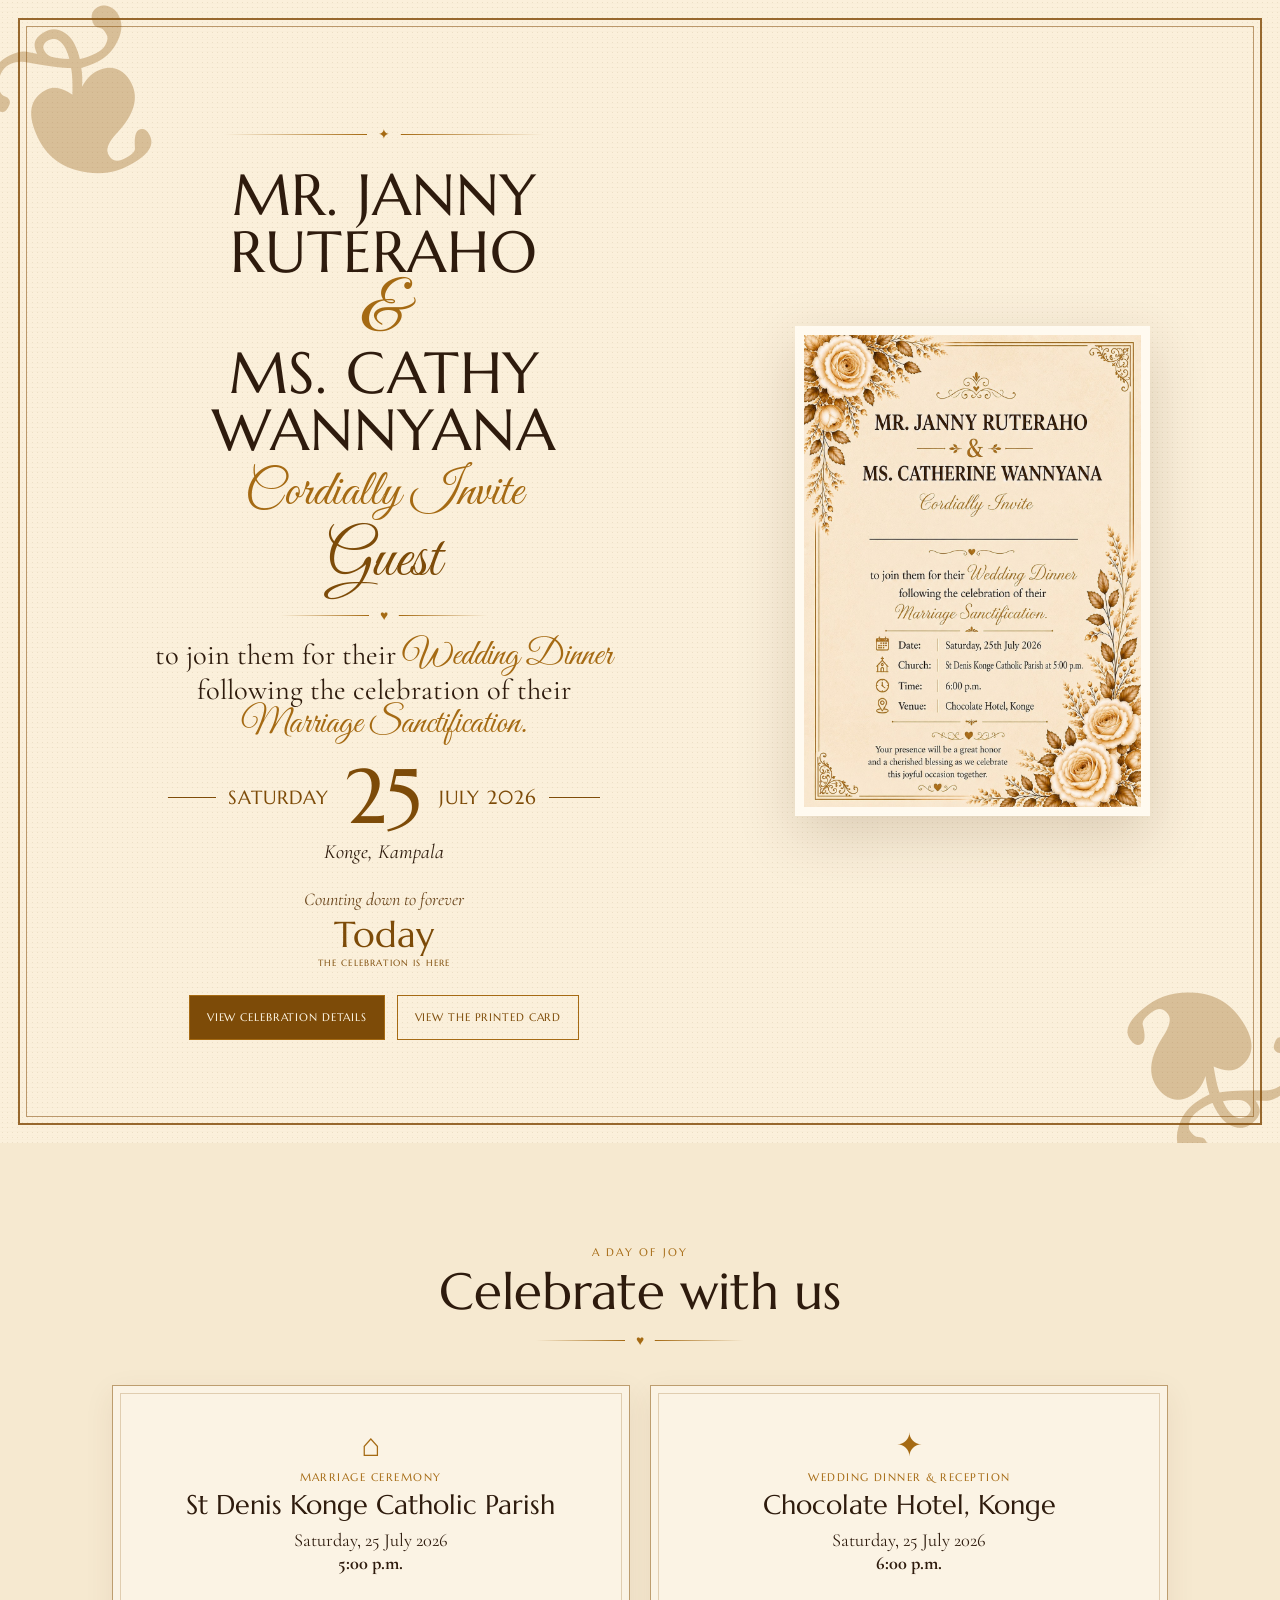
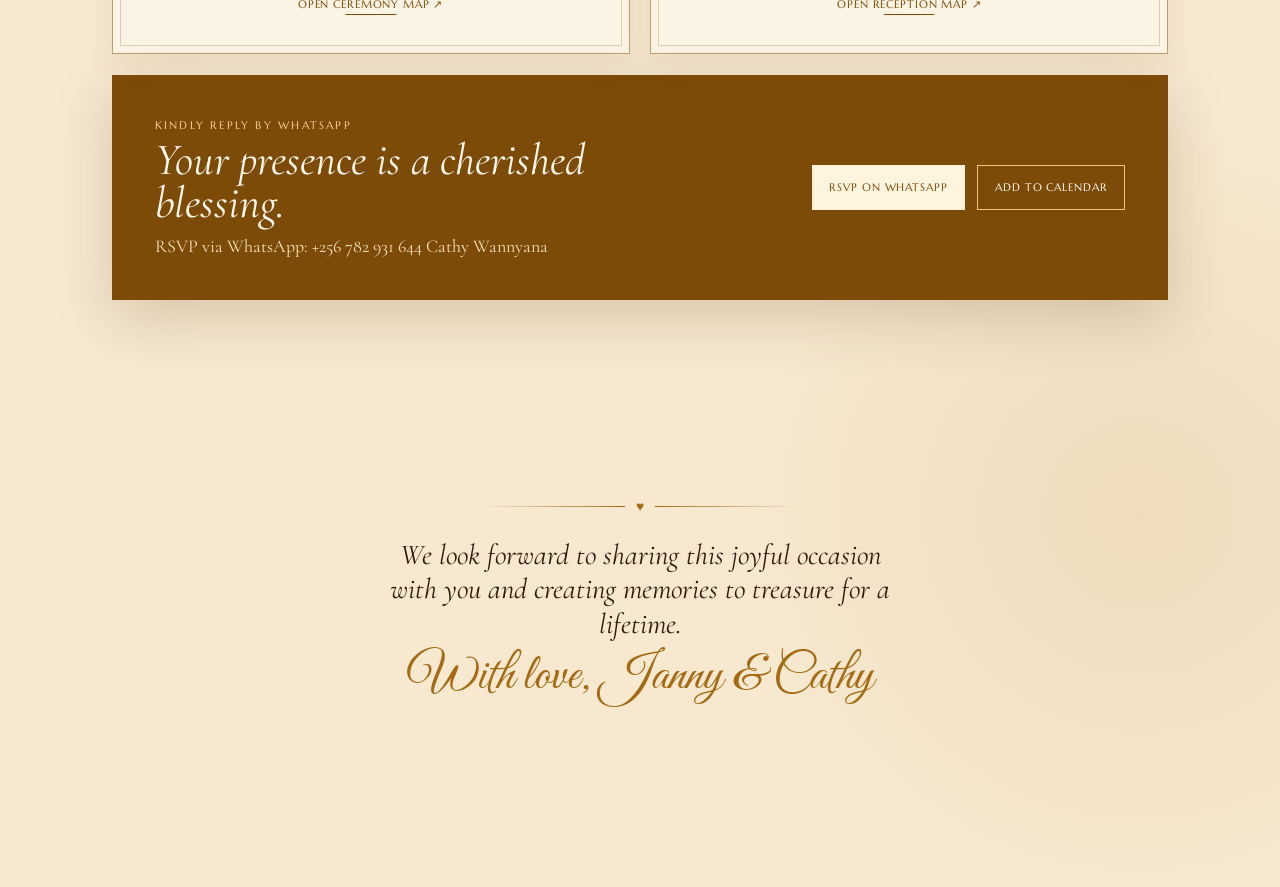
<file: index.html>
<!doctype html>
<html lang="en">
  <head>
    <meta charset="UTF-8" />
    <meta name="viewport" content="width=device-width, initial-scale=1.0" />
    <meta name="theme-color" content="#7b5015" />
    <meta
      name="description"
      content="The wedding celebration of Mr. Janny Ruteraho and Ms. Cathy Wannyana."
    />
    <title>Janny & Cathy | Wedding Invitation</title>
    <link rel="preconnect" href="https://fonts.googleapis.com" />
    <link rel="preconnect" href="https://fonts.gstatic.com" crossorigin />
    <link
      href="https://fonts.googleapis.com/css2?family=Cormorant+Garamond:ital,wght@0,400;0,500;0,600;0,700;1,500;1,600&family=Great+Vibes&family=Marcellus&display=swap"
      rel="stylesheet"
    />
    <link rel="stylesheet" href="styles.css" />
  </head>
  <body>
    <main>
      <section class="invitation-shell" aria-labelledby="invitation-title">
        <div class="frame frame-one" aria-hidden="true"></div>
        <div class="frame frame-two" aria-hidden="true"></div>
        <div class="botanical botanical-top" aria-hidden="true">❦</div>
        <div class="botanical botanical-bottom" aria-hidden="true">❦</div>

        <div class="invitation-intro">
          <div class="ornament" aria-hidden="true"><span>✦</span></div>
          <h1 id="invitation-title">
            <span>Mr. Janny Ruteraho</span>
            <b>&amp;</b>
            <span>Ms. Cathy Wannyana</span>
          </h1>
          <p class="script-line">Cordially Invite</p>
          <p class="personal-greeting"><span id="guest-name">Guest</span></p>
          <div class="ornament ornament-small" aria-hidden="true"><span>♥</span></div>
          <p class="invitation-message">
            to join them for their <em>Wedding Dinner</em> following the celebration of
            their <em>Marriage Sanctification.</em>
          </p>

          <div class="date-lockup">
            <span class="date-side date-side-left">Saturday</span>
            <strong>25</strong>
            <span class="date-side date-side-right">July 2026</span>
          </div>
          <p class="location-summary">Konge, Kampala</p>

          <div class="countdown" aria-label="Countdown to the wedding">
            <p>Counting down to forever</p>
            <div class="countdown-grid" id="countdown" aria-live="polite">
              <span><b id="days">00</b><small>Days</small></span>
              <span><b id="hours">00</b><small>Hours</small></span>
              <span><b id="minutes">00</b><small>Minutes</small></span>
              <span><b id="seconds">00</b><small>Seconds</small></span>
            </div>
          </div>

          <div class="hero-actions">
            <a class="button button-gold" href="#celebration">View celebration details</a>
            <button class="button button-plain" type="button" data-card-open>View the printed card</button>
          </div>
        </div>

        <figure class="card-preview">
          <button type="button" data-card-open aria-label="Open the full wedding invitation card">
            <img src="InvitationCard.jpeg" alt="The printed wedding invitation for Janny Ruteraho and Catherine Wannyana" />
            <span>Tap to view the invitation card</span>
          </button>
        </figure>
      </section>

      <section class="details-section" id="celebration" aria-labelledby="celebration-heading">
        <div class="section-heading">
          <p class="eyebrow">A day of joy</p>
          <h2 id="celebration-heading">Celebrate with us</h2>
          <div class="ornament ornament-small" aria-hidden="true"><span>♥</span></div>
        </div>

        <div class="schedule">
          <article class="schedule-card">
            <div class="schedule-icon" aria-hidden="true">⌂</div>
            <p class="schedule-label">Marriage ceremony</p>
            <h3>St Denis Konge Catholic Parish</h3>
            <p>Saturday, 25 July 2026<br /><strong>5:00 p.m.</strong></p>
            <a class="text-link" target="_blank" rel="noreferrer" href="https://www.google.com/maps/search/?api=1&amp;query=St%20Denis%20Konge%20Catholic%20Parish">Open ceremony map <span aria-hidden="true">↗</span></a>
          </article>

          <article class="schedule-card">
            <div class="schedule-icon" aria-hidden="true">✦</div>
            <p class="schedule-label">Wedding dinner &amp; reception</p>
            <h3>Chocolate Hotel, Konge</h3>
            <p>Saturday, 25 July 2026<br /><strong>6:00 p.m.</strong></p>
            <a class="text-link" target="_blank" rel="noreferrer" href="https://www.google.com/maps/search/?api=1&amp;query=Chocolate%20Hotel%20Konge">Open reception map <span aria-hidden="true">↗</span></a>
          </article>
        </div>

        <div class="action-panel">
          <div>
            <p class="eyebrow">Kindly reply by WhatsApp</p>
            <h2>Your presence is a cherished blessing.</h2>
            <p id="rsvp-contact" class="rsvp-contact"></p>
          </div>
          <div class="panel-buttons">
            <a id="rsvp-link" class="button button-gold" target="_blank" rel="noreferrer" href="#">RSVP on WhatsApp</a>
            <button id="calendar-button" class="button button-plain" type="button">Add to calendar</button>
          </div>
        </div>
      </section>

      <section class="note-section" aria-label="Closing note">
        <div class="note-card">
          <div class="ornament" aria-hidden="true"><span>♥</span></div>
          <p>
            We look forward to sharing this joyful occasion with you and creating
            memories to treasure for a lifetime.
          </p>
          <p class="script-line">With love, Janny &amp; Cathy</p>
        </div>
      </section>
    </main>

    <dialog class="card-dialog" id="card-dialog" aria-label="Full wedding invitation card">
      <button class="dialog-close" type="button" data-card-close aria-label="Close invitation card">×</button>
      <img src="InvitationCard.jpeg" alt="Full printed wedding invitation" />
      <a class="button button-gold" href="InvitationCard.jpeg" download>Download the card</a>
    </dialog>

    <script src="guests.js"></script>
    <script src="site.js"></script>
  </body>
</html>
</file>
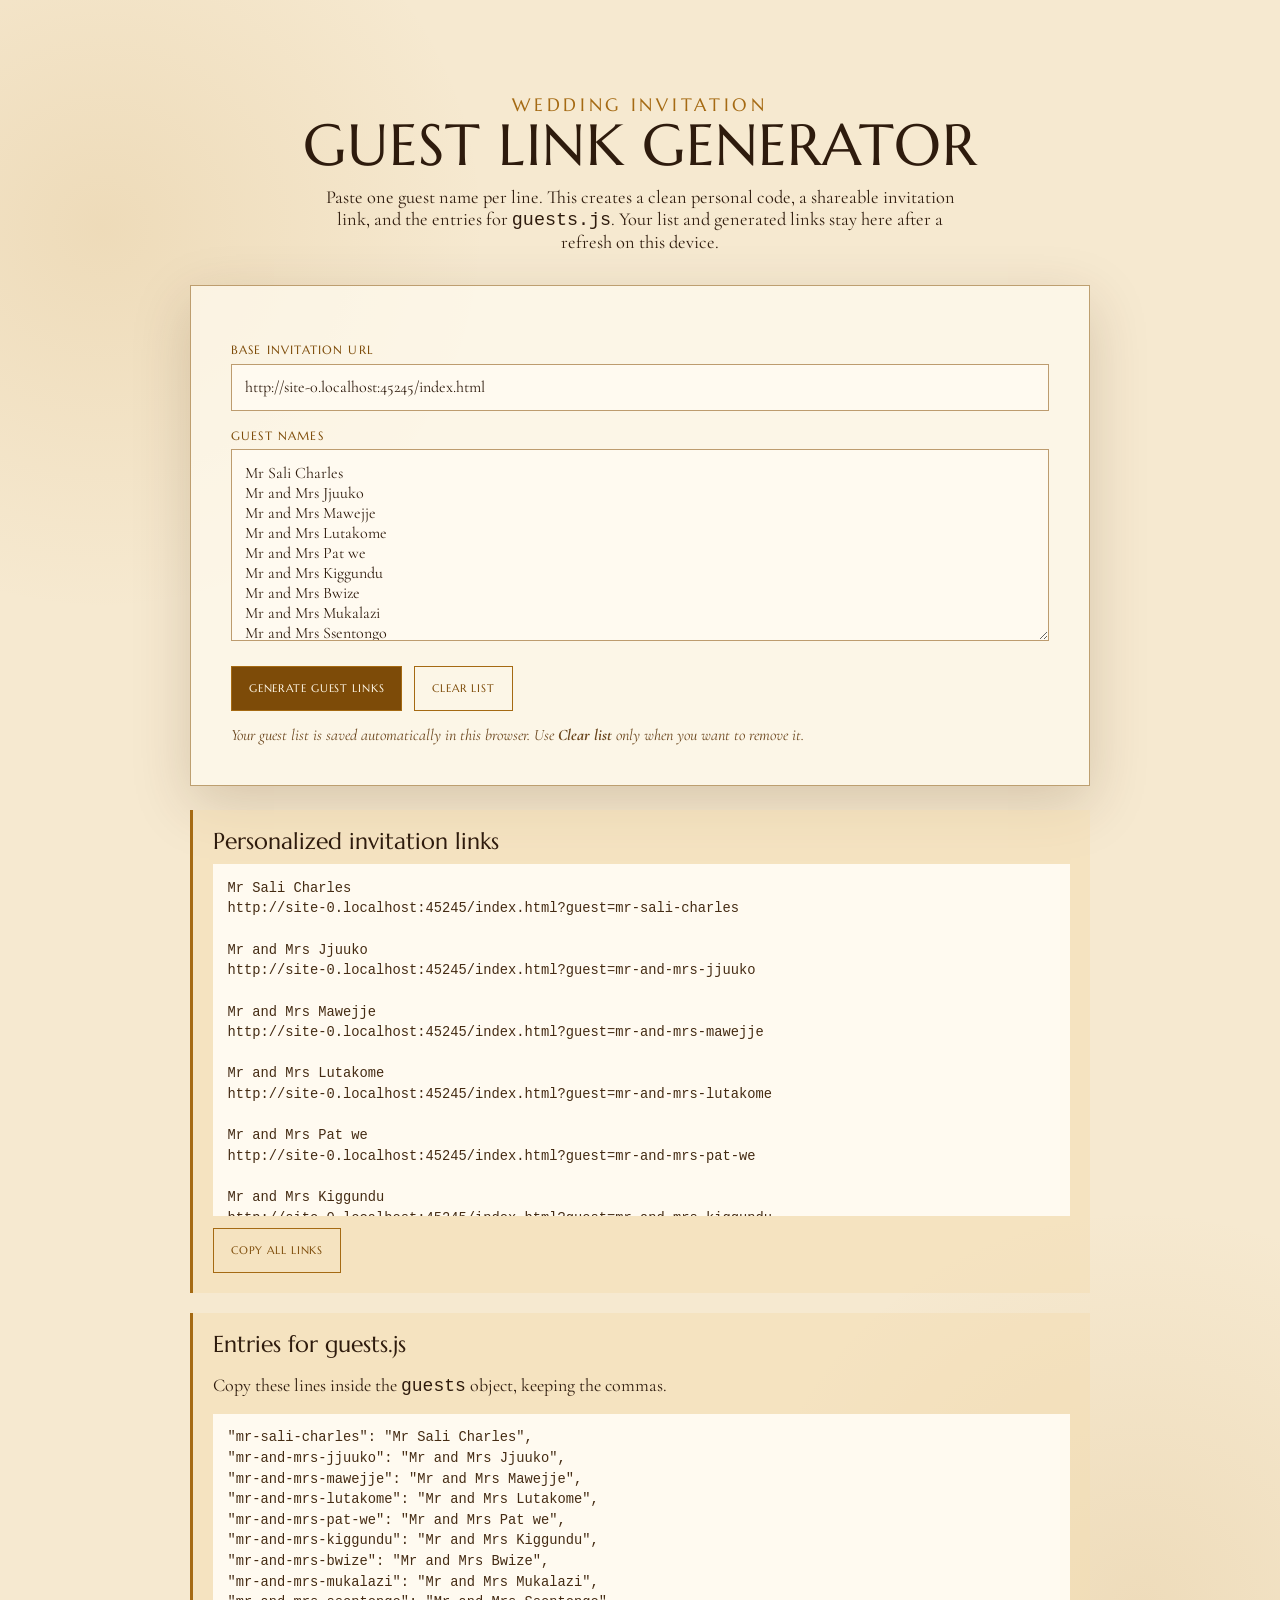
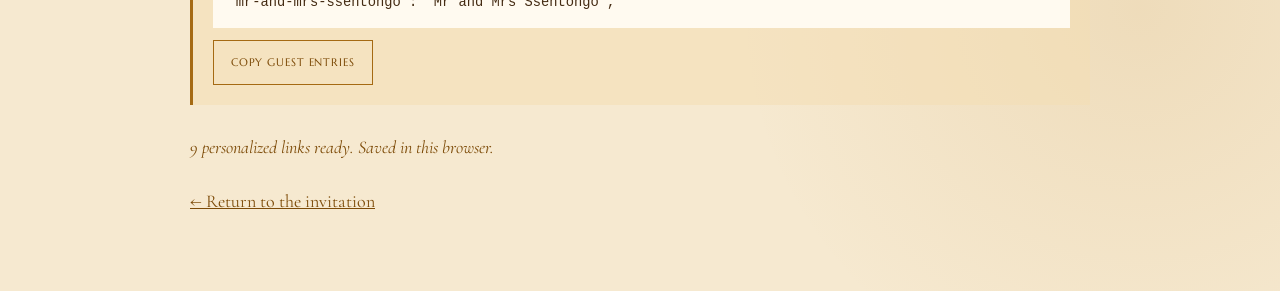
<file: generator.html>
<!doctype html>
<html lang="en">
  <head>
    <meta charset="UTF-8" />
    <meta name="viewport" content="width=device-width, initial-scale=1.0" />
    <meta name="theme-color" content="#7b5015" />
    <title>Guest Link Generator | Janny & Catherine</title>
    <link rel="preconnect" href="https://fonts.googleapis.com" />
    <link rel="preconnect" href="https://fonts.gstatic.com" crossorigin />
    <link href="https://fonts.googleapis.com/css2?family=Cormorant+Garamond:ital,wght@0,500;0,600;0,700&family=Marcellus&display=swap" rel="stylesheet" />
    <link rel="stylesheet" href="styles.css" />
    <style>
      .generator-page { max-width: 940px; margin: 0 auto; padding: clamp(2.5rem, 8vw, 5rem) 1.25rem; }
      .generator-header { margin-bottom: 2rem; text-align: center; }
      .generator-header p { max-width: 40rem; margin: 0.8rem auto 0; font-size: 1.15rem; }
      .generator-card { padding: clamp(1.3rem, 4vw, 2.5rem); border: 1px solid rgba(142, 91, 20, 0.56); background: rgba(255, 251, 240, 0.72); box-shadow: var(--shadow); }
      label { display: block; margin: 1.1rem 0 0.4rem; color: var(--deep-gold); font-family: Marcellus, Georgia, serif; font-size: 0.72rem; letter-spacing: 0.1em; text-transform: uppercase; }
      input, textarea { width: 100%; border: 1px solid rgba(142, 91, 20, 0.58); border-radius: 0; padding: 0.8rem; color: var(--ink); background: #fffaf0; font: inherit; font-size: 1rem; }
      textarea { min-height: 12rem; resize: vertical; }
      .generator-actions { display: flex; flex-wrap: wrap; gap: 0.75rem; margin-top: 1.25rem; }
      .save-note { margin: 0.85rem 0 0; color: var(--muted-ink); font-size: 1rem; font-style: italic; }
      .generator-output { display: grid; gap: 1.25rem; margin-top: 1.5rem; }
      .output-card { position: relative; padding: 1.25rem; border-left: 3px solid var(--gold); background: rgba(244, 222, 181, 0.55); }
      .output-card h2 { font-size: 1.42rem; }
      pre { max-height: 22rem; margin: 0.75rem 0; overflow: auto; padding: 0.9rem; color: #442b13; background: #fffaf0; font: 0.86rem/1.5 Consolas, monospace; white-space: pre-wrap; word-break: break-word; }
      .copy-status { min-height: 1.2em; margin: 0.7rem 0 0; color: var(--deep-gold); font-style: italic; }
      .back-link { display: inline-block; margin-top: 2rem; color: var(--deep-gold); }
    </style>
  </head>
  <body>
    <main class="generator-page">
      <header class="generator-header">
        <p class="eyebrow">Wedding invitation</p>
        <h1>Guest Link Generator</h1>
        <p>Paste one guest name per line. This creates a clean personal code, a shareable invitation link, and the entries for <code>guests.js</code>. Your list and generated links stay here after a refresh on this device.</p>
      </header>

      <section class="generator-card" aria-label="Guest invitation link generator">
        <label for="invite-url">Base invitation URL</label>
        <input id="invite-url" type="url" />
        <label for="guest-list">Guest names</label>
        <textarea id="guest-list" placeholder="Gideon Kalanzi&#10;Aisha Namusoke&#10;Mr and Mrs Ssemanda"></textarea>
        <div class="generator-actions">
          <button id="generate" class="button button-gold" type="button">Generate guest links</button>
          <button id="clear" class="button button-plain" type="button">Clear list</button>
        </div>
        <p class="save-note">Your guest list is saved automatically in this browser. Use <strong>Clear list</strong> only when you want to remove it.</p>
      </section>

      <section id="generator-output" class="generator-output" hidden aria-live="polite">
        <article class="output-card">
          <h2>Personalized invitation links</h2>
          <pre id="links-output"></pre>
          <button class="button button-plain" type="button" data-copy="links-output">Copy all links</button>
        </article>
        <article class="output-card">
          <h2>Entries for guests.js</h2>
          <p>Copy these lines inside the <code>guests</code> object, keeping the commas.</p>
          <pre id="entries-output"></pre>
          <button class="button button-plain" type="button" data-copy="entries-output">Copy guest entries</button>
        </article>
        <p class="copy-status" id="copy-status"></p>
      </section>

      <a class="back-link" href="index.html">← Return to the invitation</a>
    </main>
    <script src="guests.js"></script>
    <script src="generator.js"></script>
  </body>
</html>
</file>
<file: styles.css>
:root {
  --ink: #2e1b0d;
  --muted-ink: #69441b;
  --gold: #a56a13;
  --deep-gold: #7d4b08;
  --paper: #fbf0db;
  --paper-deep: #eed6ad;
  --white: #fffaf0;
  --shadow: 0 18px 55px rgba(73, 39, 7, 0.18);
}

* { box-sizing: border-box; }

html { scroll-behavior: smooth; }

body {
  margin: 0;
  color: var(--ink);
  background:
    radial-gradient(circle at 8% 12%, rgba(183, 125, 31, 0.13), transparent 24rem),
    radial-gradient(circle at 89% 85%, rgba(183, 125, 31, 0.12), transparent 25rem),
    #f6e9d0;
  font-family: "Cormorant Garamond", Georgia, serif;
  font-size: 18px;
}

button, a { font: inherit; }
button { cursor: pointer; }

.invitation-shell {
  position: relative;
  overflow: hidden;
  display: grid;
  grid-template-columns: minmax(0, 1.15fr) minmax(280px, 0.85fr);
  gap: clamp(2rem, 6vw, 7rem);
  max-width: 1440px;
  min-height: 100svh;
  margin: 0 auto;
  padding: clamp(4.8rem, 8vw, 8.5rem) clamp(1.35rem, 7vw, 8rem);
  background-color: var(--paper);
  background-image:
    repeating-linear-gradient(0deg, transparent 0, transparent 3px, rgba(95, 52, 4, 0.023) 4px),
    radial-gradient(rgba(111, 68, 16, 0.1) 0.75px, transparent 0.8px);
  background-size: auto, 5px 5px;
}

.frame {
  position: absolute;
  pointer-events: none;
  border: 2px solid rgba(133, 79, 14, 0.84);
}
.frame-one { inset: 18px; }
.frame-two { inset: 26px; border-width: 1px; border-color: rgba(133, 79, 14, 0.54); }

.botanical {
  position: absolute;
  z-index: 0;
  color: rgba(144, 88, 11, 0.32);
  font-size: clamp(7rem, 18vw, 16rem);
  line-height: 0.6;
  transform: rotate(-26deg);
  font-family: Georgia, serif;
  pointer-events: none;
}
.botanical-top { top: 2.3rem; left: -0.7rem; }
.botanical-bottom { right: -1rem; bottom: 1rem; transform: rotate(144deg); }

.invitation-intro, .card-preview { position: relative; z-index: 1; }
.invitation-intro { align-self: center; text-align: center; }

.eyebrow {
  margin: 0 0 0.45rem;
  color: var(--gold);
  font-family: Marcellus, Georgia, serif;
  font-size: 0.69rem;
  letter-spacing: 0.2em;
  text-transform: uppercase;
}

.personal-greeting {
  margin: 0.2rem 0 0.65rem;
  color: var(--deep-gold);
  font-family: "Great Vibes", cursive;
  font-size: clamp(2.35rem, 5vw, 4.1rem);
  line-height: 1;
}

.invitation-message {
  max-width: 35rem;
  margin: 0 auto;
  font-size: clamp(1.32rem, 2.35vw, 1.78rem);
  line-height: 1.05;
}
.invitation-message em {
  color: var(--gold);
  font-family: "Great Vibes", cursive;
  font-size: 1.27em;
  font-style: normal;
  white-space: nowrap;
}

.ornament {
  display: flex;
  align-items: center;
  justify-content: center;
  gap: 0.7rem;
  width: min(20rem, 65%);
  margin: 1.45rem auto;
  color: var(--gold);
}
.ornament::before, .ornament::after {
  content: "";
  flex: 1;
  height: 1px;
  background: linear-gradient(to right, transparent, currentColor);
}
.ornament::after { transform: scaleX(-1); }
.ornament span { font-size: 0.85rem; }
.ornament-small { width: min(13rem, 48%); margin: 0.9rem auto; }

h1 {
  display: grid;
  gap: 0.12em;
  max-width: 53rem;
  margin: 0 auto;
  font-family: Marcellus, Georgia, serif;
  font-size: clamp(2rem, 4.55vw, 4.65rem);
  font-weight: 400;
  letter-spacing: 0.015em;
  line-height: 0.98;
  text-transform: uppercase;
}
h1 b {
  color: var(--gold);
  font-family: "Great Vibes", cursive;
  font-size: 1.26em;
  font-weight: 400;
  line-height: 0.68;
  text-transform: none;
}

.script-line {
  margin: 0.45rem 0;
  color: var(--gold);
  font-family: "Great Vibes", cursive;
  font-size: clamp(2.1rem, 4vw, 3.7rem);
  line-height: 1.1;
}

.date-lockup {
  display: grid;
  grid-template-columns: minmax(5.2rem, 1fr) auto minmax(5.2rem, 1fr);
  align-items: center;
  gap: clamp(0.4rem, 1.3vw, 1rem);
  max-width: 27rem;
  margin: 1.45rem auto 0.2rem;
  color: var(--deep-gold);
  font-family: Marcellus, Georgia, serif;
  font-size: clamp(1rem, 1.5vw, 1.18rem);
  letter-spacing: 0.05em;
  text-transform: uppercase;
}
.date-side { display: flex; align-items: center; gap: clamp(0.3rem, 1vw, 0.75rem); white-space: nowrap; }
.date-side::before, .date-side::after { content: ""; flex: 1; height: 1px; min-width: 0.75rem; background: currentColor; }
.date-side-left::after, .date-side-right::before { display: none; }
.date-side-left { justify-content: flex-end; }
.date-side-right { justify-content: flex-start; }
.date-lockup strong { font-size: clamp(3.4rem, 6vw, 5rem); font-weight: 400; line-height: 0.78; }
.location-summary { margin: 0.75rem 0; font-size: 1.26rem; font-style: italic; }

.countdown { margin: 1.5rem auto 0; }
.countdown > p { margin: 0 0 0.55rem; color: var(--muted-ink); font-style: italic; }
.countdown-grid { display: flex; justify-content: center; gap: clamp(0.5rem, 1.8vw, 1.25rem); }
.countdown-grid span { min-width: 3.2rem; color: var(--deep-gold); }
.countdown-grid b { display: block; font-family: Marcellus, Georgia, serif; font-size: clamp(1.45rem, 3vw, 2.25rem); font-weight: 400; line-height: 0.9; }
.countdown-grid small { display: block; margin-top: 0.35rem; font-family: Marcellus, Georgia, serif; font-size: 0.56rem; letter-spacing: 0.13em; text-transform: uppercase; }

.hero-actions, .panel-buttons { display: flex; flex-wrap: wrap; justify-content: center; gap: 0.75rem; margin-top: 1.65rem; }
.button {
  display: inline-flex;
  align-items: center;
  justify-content: center;
  min-height: 2.8rem;
  padding: 0.68rem 1.05rem;
  border: 1px solid var(--gold);
  border-radius: 0;
  color: var(--deep-gold);
  background: transparent;
  font-family: Marcellus, Georgia, serif;
  font-size: 0.69rem;
  letter-spacing: 0.08em;
  line-height: 1.15;
  text-align: center;
  text-decoration: none;
  text-transform: uppercase;
  transition: transform 180ms ease, background 180ms ease, color 180ms ease;
}
.button:hover, .button:focus-visible { transform: translateY(-2px); }
.button-gold { color: #fff8e8; background: var(--deep-gold); }
.button-gold:hover, .button-gold:focus-visible { background: #613801; }
.button-plain:hover, .button-plain:focus-visible { color: #fff8e8; background: var(--gold); }

.card-preview { display: grid; align-items: center; justify-content: center; }
.card-preview button {
  position: relative;
  display: block;
  width: min(100%, 28rem);
  margin: auto;
  padding: 0;
  overflow: hidden;
  border: 9px solid rgba(255, 250, 240, 0.92);
  background: #fffaf0;
  box-shadow: var(--shadow);
}
.card-preview img { display: block; width: 100%; height: auto; }
.card-preview span {
  position: absolute;
  right: 0; bottom: 0; left: 0;
  padding: 0.75rem;
  color: #fffaf0;
  background: rgba(57, 30, 5, 0.8);
  font-family: Marcellus, Georgia, serif;
  font-size: 0.65rem;
  letter-spacing: 0.12em;
  text-transform: uppercase;
  opacity: 0;
  transform: translateY(100%);
  transition: opacity 180ms ease, transform 180ms ease;
}
.card-preview button:hover span, .card-preview button:focus-visible span { opacity: 1; transform: translateY(0); }

.details-section { max-width: 1100px; margin: 0 auto; padding: clamp(4rem, 8vw, 7rem) 1.35rem; }
.section-heading { text-align: center; }
h2 { margin: 0; font-family: Marcellus, Georgia, serif; font-size: clamp(2rem, 4vw, 3.35rem); font-weight: 400; line-height: 1; }

.schedule { display: grid; grid-template-columns: repeat(2, minmax(0, 1fr)); gap: 1.3rem; margin-top: 2.25rem; }
.schedule-card { position: relative; padding: clamp(1.5rem, 4vw, 2.5rem); border: 1px solid rgba(142, 91, 20, 0.56); background: rgba(255, 251, 240, 0.62); text-align: center; box-shadow: 0 9px 28px rgba(91, 47, 3, 0.08); }
.schedule-card::before { position: absolute; inset: 7px; border: 1px solid rgba(142, 91, 20, 0.25); content: ""; pointer-events: none; }
.schedule-icon { color: var(--gold); font-size: 2rem; }
.schedule-label { margin: 0.4rem 0; color: var(--gold); font-family: Marcellus, Georgia, serif; font-size: 0.66rem; letter-spacing: 0.14em; text-transform: uppercase; }
h3 { margin: 0.35rem 0; font-family: Marcellus, Georgia, serif; font-size: clamp(1.22rem, 2.5vw, 1.7rem); font-weight: 400; line-height: 1.1; }
.schedule-card p:not(.schedule-label) { margin: 0.55rem 0 1rem; font-size: 1.15rem; line-height: 1.25; }
.text-link { position: relative; color: var(--deep-gold); font-family: Marcellus, Georgia, serif; font-size: 0.68rem; letter-spacing: 0.08em; text-decoration: none; text-transform: uppercase; }
.text-link::after { position: absolute; right: 0; bottom: -0.25rem; left: 0; height: 1px; background: currentColor; content: ""; transform: scaleX(0.35); transform-origin: center; transition: transform 180ms ease; }
.text-link:hover::after, .text-link:focus-visible::after { transform: scaleX(1); }

.action-panel { display: grid; grid-template-columns: 1fr auto; align-items: center; gap: 2rem; margin-top: 1.3rem; padding: clamp(1.6rem, 4vw, 2.7rem); color: #fff9ed; background: var(--deep-gold); box-shadow: var(--shadow); }
.action-panel .eyebrow { color: #f3d092; }
.action-panel h2 { max-width: 31rem; font-family: "Cormorant Garamond", Georgia, serif; font-size: clamp(1.8rem, 3.7vw, 2.8rem); font-style: italic; line-height: 0.95; }
.rsvp-contact { margin: 0.65rem 0 0; color: #f7e4be; }
.action-panel .button-gold { border-color: #fff1d2; color: var(--deep-gold); background: #fff5df; }
.action-panel .button-plain { border-color: #e8c77f; color: #fff9ed; }
.action-panel .button-plain:hover, .action-panel .button-plain:focus-visible { background: #fff5df; color: var(--deep-gold); }
.panel-buttons { justify-content: flex-end; margin-top: 0; }

.note-section { padding: 0 1.35rem clamp(4.5rem, 8vw, 7rem); }
.note-card { max-width: 650px; margin: 0 auto; padding: clamp(2.5rem, 6vw, 4.5rem) clamp(1.5rem, 5vw, 4rem); text-align: center; }
.note-card > p:first-of-type { margin: 0; font-size: clamp(1.35rem, 2.4vw, 1.8rem); font-style: italic; line-height: 1.2; }

.card-dialog { width: min(94vw, 46rem); max-height: 94vh; padding: 1.1rem; overflow: auto; border: 0; background: var(--paper); box-shadow: 0 20px 100px rgba(0, 0, 0, 0.45); text-align: center; }
.card-dialog::backdrop { background: rgba(35, 18, 2, 0.72); backdrop-filter: blur(3px); }
.card-dialog img { display: block; width: min(100%, 35rem); margin: 1rem auto; box-shadow: 0 6px 20px rgba(66, 36, 4, 0.25); }
.dialog-close { position: sticky; top: 0; float: right; width: 2.15rem; height: 2.15rem; border: 0; border-radius: 50%; color: #fffaf0; background: var(--deep-gold); font-size: 1.6rem; line-height: 1; }

@media (max-width: 800px) {
  .invitation-shell { grid-template-columns: 1fr; gap: 2rem; padding-top: 4.7rem; }
  .card-preview { order: -1; }
  .card-preview button { width: min(79vw, 23rem); }
  .card-preview span { opacity: 1; transform: none; }
  .schedule { grid-template-columns: 1fr; }
  .action-panel { grid-template-columns: 1fr; text-align: center; }
  .panel-buttons { justify-content: center; }
}

@media (max-width: 430px) {
  .invitation-shell { padding-right: 1rem; padding-left: 1rem; }
  .frame-one { inset: 9px; }
  .frame-two { inset: 15px; }
  .date-lockup { grid-template-columns: 1fr auto 1fr; gap: 0.25rem; font-size: 0.84rem; }
  .date-side { gap: 0.25rem; }
  .date-side::before, .date-side::after { min-width: 0.4rem; }
  .countdown-grid { gap: 0.45rem; }
  .countdown-grid span { min-width: 2.8rem; }
  .hero-actions, .panel-buttons { flex-direction: column; }
  .button { width: 100%; }
}

@media (prefers-reduced-motion: reduce) {
  *, *::before, *::after { scroll-behavior: auto !important; transition-duration: 0.01ms !important; }
}
</file>
